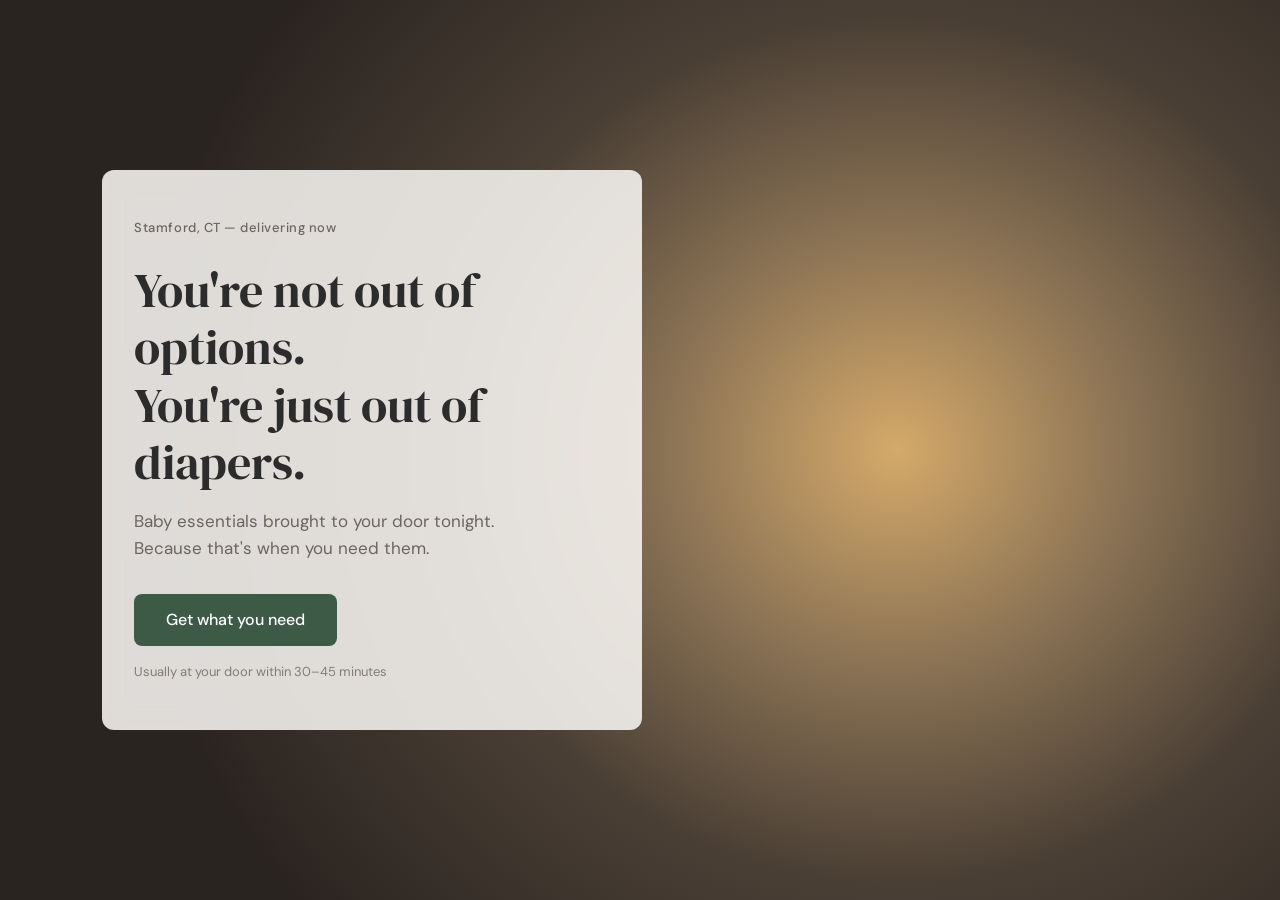
<file: index.html>
<!DOCTYPE html>
<html lang="en">
<head>
  <meta charset="UTF-8">
  <meta name="viewport" content="width=device-width, initial-scale=1.0">
  <title>BabyDashNow™ — Baby Essentials Delivered Tonight | Stamford, CT</title>
  <meta name="description" content="Baby essentials delivered to your door in Stamford, CT. Diapers, wipes, formula — usually within 30–45 minutes.">
  <link rel="preconnect" href="https://fonts.googleapis.com">
  <link rel="preconnect" href="https://fonts.gstatic.com" crossorigin>
  <link href="https://fonts.googleapis.com/css2?family=DM+Sans:ital,opsz,wght@0,9..40,400;0,9..40,500;1,9..40,400&family=DM+Serif+Display&display=swap" rel="stylesheet">
  <link rel="stylesheet" href="styles.css">
</head>
<body>

  <!-- Hero -->
  <section class="hero" aria-label="BabyDashNow — baby essentials delivered tonight">
    <div class="hero__image-layer">
      <!-- Replace src with your actual image -->
      <div class="hero__image-placeholder" role="img" aria-label="Warm living room at night with soft lamp light and a cozy blanket on the couch"></div>
    </div>

    <div class="hero__content">
      <p class="hero__eyebrow">Stamford, CT — delivering now</p>

      <h1 class="hero__headline">
        You're not out of options.<br>
        You're just out of diapers.
      </h1>

      <p class="hero__subline">
        Baby essentials brought to your door tonight.<br class="desktop-only">
        Because that's when you need them.
      </p>

      <a href="#order" class="hero__cta">Get what you need</a>

      <p class="hero__delivery-note">Usually at your door within 30–45 minutes</p>
    </div>
  </section>

</body>
</html>
</file>
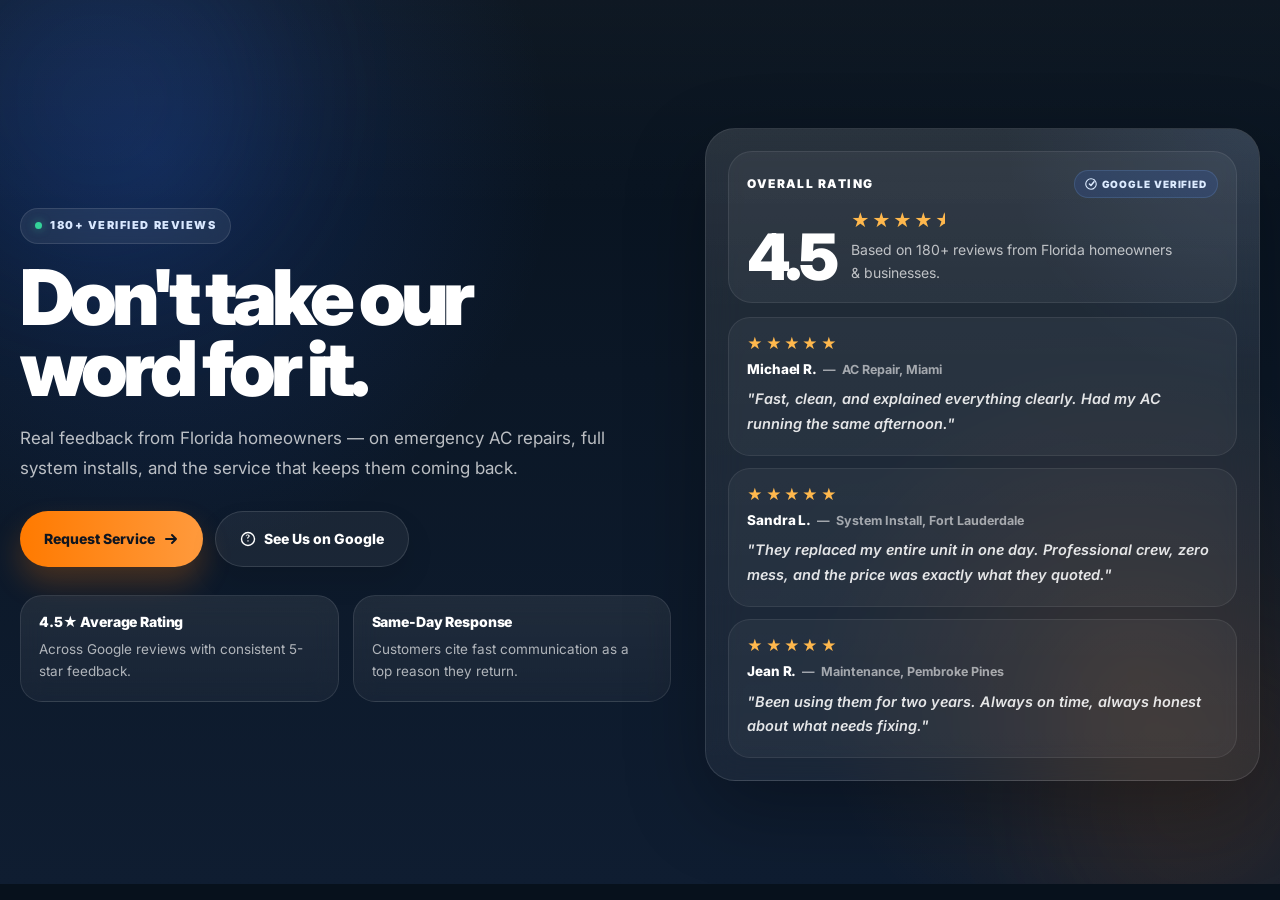
<file: reviews.html>
<!DOCTYPE html>
<html lang="en">
<head>
  <meta charset="UTF-8">
  <meta name="viewport" content="width=device-width, initial-scale=1.0">
  <title>Customer Reviews — Interstate Mechanical | HVAC Services Florida</title>
  <meta name="description" content="Read real reviews from Florida homeowners and businesses. See why 180+ customers trust Interstate Mechanical for AC repair, installation, and maintenance.">
  <link rel="preconnect" href="https://fonts.googleapis.com">
  <link rel="preconnect" href="https://fonts.gstatic.com" crossorigin>
  <link href="https://fonts.googleapis.com/css2?family=Inter:wght@400;500;600;700;800;900&display=swap" rel="stylesheet">
  <link rel="stylesheet" href="css/reviews.css">
</head>
<body>

<!-- ═══════════════════════════════════════════════════════════
     HERO SECTION — Reviews Page
     ═══════════════════════════════════════════════════════════ -->
<section class="im-reviews-hero">

  <div class="im-reviews-hero__bg" aria-hidden="true"></div>
  <div class="im-reviews-hero__glow im-reviews-hero__glow--one" aria-hidden="true"></div>
  <div class="im-reviews-hero__glow im-reviews-hero__glow--two" aria-hidden="true"></div>

  <div class="im-reviews-hero__wrap">
    <div class="im-reviews-hero__grid">

      <!-- LEFT — Copy & CTAs -->
      <div class="im-reviews-hero__content">

        <span class="im-reviews-hero__kicker">
          <span class="im-reviews-hero__kicker-dot" aria-hidden="true"></span>
          180+ Verified Reviews
        </span>

        <h1 class="im-reviews-hero__title">
          Don't take our word for it.
        </h1>

        <p class="im-reviews-hero__text">
          Real feedback from Florida homeowners — on emergency AC&nbsp;repairs, full system installs, and the service that keeps&nbsp;them&nbsp;coming&nbsp;back.
        </p>

        <div class="im-reviews-hero__actions">
          <a href="#contact" class="im-reviews-btn im-reviews-btn--primary">
            <span>Request Service</span>
            <svg width="16" height="16" viewBox="0 0 16 16" fill="none" aria-hidden="true"><path d="M3 8h10m0 0L9 4m4 4L9 12" stroke="currentColor" stroke-width="2" stroke-linecap="round" stroke-linejoin="round"/></svg>
          </a>
          <a href="#" class="im-reviews-btn im-reviews-btn--ghost">
            <svg width="16" height="16" viewBox="0 0 16 16" fill="none" aria-hidden="true"><path d="M8 1.5c-3.6 0-6.5 2.9-6.5 6.5s2.9 6.5 6.5 6.5 6.5-2.9 6.5-6.5S11.6 1.5 8 1.5z" stroke="currentColor" stroke-width="1.4"/><path d="M5.7 5.2c0-.3.1-.6.2-.8.2-.3.4-.5.7-.6.3-.2.7-.3 1.1-.3.4 0 .7.1 1 .2.3.1.5.3.7.6.2.2.3.5.3.8 0 .3-.1.5-.2.7-.1.2-.2.3-.4.5l-.4.3c-.2.1-.3.3-.3.4-.1.2-.1.3-.1.5H7c0-.3 0-.5.1-.7.1-.2.3-.4.5-.5l.4-.3c.1-.1.2-.3.3-.4.1-.2.1-.3.1-.5 0-.3-.1-.5-.3-.6-.2-.2-.4-.2-.7-.2-.3 0-.5.1-.7.3-.2.2-.3.4-.3.7H5.7zM7.4 10.5v-1.2h1.2v1.2H7.4z" fill="currentColor"/></svg>
            <span>See Us on Google</span>
          </a>
        </div>

        <div class="im-reviews-hero__meta">
          <div class="im-reviews-hero__meta-item">
            <strong>4.5★ Average Rating</strong>
            <span>Across Google reviews with consistent 5-star feedback.</span>
          </div>
          <div class="im-reviews-hero__meta-item">
            <strong>Same-Day Response</strong>
            <span>Customers cite fast communication as a top reason they return.</span>
          </div>
        </div>

      </div>

      <!-- RIGHT — Proof Panel -->
      <div class="im-reviews-hero__panel">
        <div class="im-reviews-hero__panel-shell">

          <!-- Aggregate Score -->
          <div class="im-reviews-hero__score">
            <div class="im-reviews-hero__score-top">
              <span class="im-reviews-hero__score-label">Overall Rating</span>
              <span class="im-reviews-hero__score-badge">
                <svg width="12" height="12" viewBox="0 0 16 16" fill="none" aria-hidden="true" style="margin-right:5px"><path d="M6 8l2 2 4-5" stroke="currentColor" stroke-width="2" stroke-linecap="round" stroke-linejoin="round"/><circle cx="8" cy="8" r="7" stroke="currentColor" stroke-width="1.5"/></svg>
                Google Verified
              </span>
            </div>
            <div class="im-reviews-hero__score-main">
              <div class="im-reviews-hero__score-number">4.5</div>
              <div class="im-reviews-hero__score-copy">
                <div class="im-reviews-hero__stars">★★★★<span class="im-reviews-hero__star--half">★</span></div>
                <p>Based on 180+ reviews from Florida homeowners &amp;&nbsp;businesses.</p>
              </div>
            </div>
          </div>

          <!-- Quote 1 -->
          <div class="im-reviews-hero__quote-card">
            <div class="im-reviews-hero__quote-rating">★★★★★</div>
            <div class="im-reviews-hero__quote-meta">
              <span class="im-reviews-hero__quote-name">Michael R.</span>
              <span class="im-reviews-hero__quote-sep">—</span>
              <span class="im-reviews-hero__quote-service">AC Repair, Miami</span>
            </div>
            <p class="im-reviews-hero__quote-text">
              "Fast, clean, and explained everything clearly. Had my AC running the same afternoon."
            </p>
          </div>

          <!-- Quote 2 -->
          <div class="im-reviews-hero__quote-card">
            <div class="im-reviews-hero__quote-rating">★★★★★</div>
            <div class="im-reviews-hero__quote-meta">
              <span class="im-reviews-hero__quote-name">Sandra L.</span>
              <span class="im-reviews-hero__quote-sep">—</span>
              <span class="im-reviews-hero__quote-service">System Install, Fort Lauderdale</span>
            </div>
            <p class="im-reviews-hero__quote-text">
              "They replaced my entire unit in one day. Professional crew, zero mess, and the price was exactly what they quoted."
            </p>
          </div>

          <!-- Quote 3 -->
          <div class="im-reviews-hero__quote-card">
            <div class="im-reviews-hero__quote-rating">★★★★★</div>
            <div class="im-reviews-hero__quote-meta">
              <span class="im-reviews-hero__quote-name">Jean R.</span>
              <span class="im-reviews-hero__quote-sep">—</span>
              <span class="im-reviews-hero__quote-service">Maintenance, Pembroke Pines</span>
            </div>
            <p class="im-reviews-hero__quote-text">
              "Been using them for two years. Always on time, always honest about what needs fixing."
            </p>
          </div>

        </div>
      </div>

    </div>
  </div>

</section>

</body>
</html>
</file>
<file: styles.css>
/* ============================================
   BabyDashNow™ — Hero Section
   Direction: Calm Domestic Relief
   ============================================ */

/* --- Reset & Base --- */
*, *::before, *::after {
  margin: 0;
  padding: 0;
  box-sizing: border-box;
}

:root {
  /* Palette */
  --color-bg: #F7F5F2;
  --color-text: #2C2C2C;
  --color-text-soft: #6B6560;
  --color-accent: #3D5A47;
  --color-accent-hover: #334D3C;
  --color-overlay: rgba(247, 245, 242, 0.88);

  /* Type scale */
  --font-serif: 'DM Serif Display', Georgia, serif;
  --font-sans: 'DM Sans', -apple-system, BlinkMacSystemFont, sans-serif;

  /* Spacing */
  --space-xs: 8px;
  --space-sm: 16px;
  --space-md: 24px;
  --space-lg: 32px;
  --space-xl: 48px;
}

html {
  font-size: 16px;
  -webkit-font-smoothing: antialiased;
  -moz-osx-font-smoothing: grayscale;
}

body {
  background-color: var(--color-bg);
  color: var(--color-text);
  font-family: var(--font-sans);
  line-height: 1.5;
}


/* --- Hero --- */
.hero {
  position: relative;
  width: 100%;
  min-height: 100vh;
  min-height: 100svh;
  display: flex;
  align-items: center;
  overflow: hidden;
}


/* --- Image Layer --- */
.hero__image-layer {
  position: absolute;
  inset: 0;
  z-index: 0;
}

.hero__image-layer img {
  width: 100%;
  height: 100%;
  object-fit: cover;
  object-position: center right;
}

/*
 * Placeholder simulates the warm nighttime living room image.
 * Replace with a real photograph when available.
 */
.hero__image-placeholder {
  width: 100%;
  height: 100%;
  background:
    radial-gradient(
      ellipse 60% 80% at 70% 50%,
      #D4A96A 0%,
      #8B7355 30%,
      #4A3F35 60%,
      #2A2420 100%
    );
}


/* --- Content Panel --- */
.hero__content {
  position: relative;
  z-index: 1;
  max-width: 540px;
  margin-left: clamp(40px, 8vw, 120px);
  padding: var(--space-xl) var(--space-lg);
  background: var(--color-overlay);
  backdrop-filter: blur(12px);
  -webkit-backdrop-filter: blur(12px);
  border-radius: 12px;
}


/* --- Eyebrow --- */
.hero__eyebrow {
  font-family: var(--font-sans);
  font-size: 0.8125rem;
  font-weight: 500;
  letter-spacing: 0.04em;
  color: var(--color-text-soft);
  margin-bottom: var(--space-md);
}


/* --- Headline --- */
.hero__headline {
  font-family: var(--font-serif);
  font-size: clamp(2rem, 4vw, 3rem);
  font-weight: 400;
  line-height: 1.2;
  color: var(--color-text);
  margin-bottom: var(--space-sm);
}


/* --- Subline --- */
.hero__subline {
  font-family: var(--font-sans);
  font-size: 1.0625rem;
  line-height: 1.6;
  color: var(--color-text-soft);
  margin-bottom: var(--space-lg);
}


/* --- CTA Button --- */
.hero__cta {
  display: inline-block;
  font-family: var(--font-sans);
  font-size: 1rem;
  font-weight: 500;
  color: #FFFFFF;
  background-color: var(--color-accent);
  padding: 14px 32px;
  border-radius: 8px;
  text-decoration: none;
  transition: background-color 0.2s ease, transform 0.2s ease;
  margin-bottom: var(--space-sm);
}

.hero__cta:hover {
  background-color: var(--color-accent-hover);
  transform: scale(1.02);
}

.hero__cta:focus-visible {
  outline: 2px solid var(--color-accent);
  outline-offset: 3px;
}


/* --- Delivery Note --- */
.hero__delivery-note {
  font-family: var(--font-sans);
  font-size: 0.8125rem;
  color: var(--color-text-soft);
  opacity: 0.8;
}


/* --- Desktop line break helper --- */
.desktop-only {
  display: inline;
}


/* ============================================
   Responsive — Tablet
   ============================================ */
@media (max-width: 1024px) {
  .hero__content {
    max-width: 480px;
    margin-left: clamp(24px, 5vw, 60px);
    padding: var(--space-lg) var(--space-md);
  }

  .hero__headline {
    font-size: clamp(1.75rem, 3.5vw, 2.5rem);
  }
}


/* ============================================
   Responsive — Mobile
   ============================================ */
@media (max-width: 680px) {
  .hero {
    flex-direction: column;
    min-height: auto;
  }

  .hero__image-layer {
    position: relative;
    height: 50vh;
    height: 50svh;
  }

  .hero__image-layer img {
    object-position: center right;
  }

  .hero__content {
    max-width: 100%;
    margin: 0;
    padding: var(--space-lg) var(--space-md);
    background: var(--color-bg);
    backdrop-filter: none;
    -webkit-backdrop-filter: none;
    border-radius: 0;
  }

  .hero__headline {
    font-size: 1.75rem;
  }

  .hero__subline {
    font-size: 1rem;
  }

  .hero__cta {
    display: block;
    text-align: center;
    padding: 16px 24px;
  }

  .desktop-only {
    display: none;
  }
}


/* ============================================
   Reduced Motion
   ============================================ */
@media (prefers-reduced-motion: reduce) {
  .hero__cta {
    transition: none;
  }
}
</file>
<file: css/reviews.css>
/* ═══════════════════════════════════════════════════════════
   Interstate Mechanical — Reviews Page
   Premium dark theme · Mobile-first · Conversion-optimized
   ═══════════════════════════════════════════════════════════ */

*,
*::before,
*::after {
  box-sizing: border-box;
  margin: 0;
  padding: 0;
}

body {
  font-family: "Inter", -apple-system, BlinkMacSystemFont, "Segoe UI", Roboto, sans-serif;
  background: #07111c;
  color: #fff;
  -webkit-font-smoothing: antialiased;
  -moz-osx-font-smoothing: grayscale;
}


/* ─────────────────────────────────────────────────────────
   HERO
   ───────────────────────────────────────────────────────── */

.im-reviews-hero {
  position: relative;
  width: 100%;
  overflow: hidden;
  padding: clamp(88px, 10vw, 132px) 0 clamp(78px, 8vw, 110px);
  background: linear-gradient(180deg, #07111c 0%, #0b1726 42%, #0f1d31 100%);
  color: #fff;
}

/* Ambient background layers */
.im-reviews-hero__bg {
  position: absolute;
  inset: 0;
  pointer-events: none;
  background:
    linear-gradient(180deg, rgba(255,255,255,.03), rgba(255,255,255,0) 24%),
    radial-gradient(circle at 12% 18%, rgba(47,109,246,.18) 0%, rgba(47,109,246,0) 30%),
    radial-gradient(circle at 88% 76%, rgba(255,122,0,.11) 0%, rgba(255,122,0,0) 24%);
}

/* Soft glow orbs */
.im-reviews-hero__glow {
  position: absolute;
  border-radius: 50%;
  filter: blur(70px);
  pointer-events: none;
  opacity: .65;
}

.im-reviews-hero__glow--one {
  width: 360px;
  height: 360px;
  top: -80px;
  left: -80px;
  background: rgba(47,109,246,.18);
}

.im-reviews-hero__glow--two {
  width: 280px;
  height: 280px;
  right: -60px;
  bottom: -60px;
  background: rgba(255,122,0,.12);
}


/* Layout */
.im-reviews-hero__wrap {
  position: relative;
  z-index: 2;
  width: min(1400px, calc(100% - 40px));
  margin: 0 auto;
}

.im-reviews-hero__grid {
  display: grid;
  grid-template-columns: minmax(0, 1.08fr) minmax(320px, .92fr);
  gap: 34px;
  align-items: center;
}


/* ── Left column ── */
.im-reviews-hero__content {
  max-width: 760px;
}

/* Kicker pill */
.im-reviews-hero__kicker {
  display: inline-flex;
  align-items: center;
  gap: 8px;
  min-height: 36px;
  padding: 0 14px;
  border-radius: 999px;
  background: rgba(255,255,255,.07);
  border: 1px solid rgba(255,255,255,.11);
  color: #d9e8ff;
  font-size: 11px;
  line-height: 1;
  font-weight: 900;
  letter-spacing: .14em;
  text-transform: uppercase;
  margin-bottom: 18px;
  backdrop-filter: blur(10px);
  -webkit-backdrop-filter: blur(10px);
}

.im-reviews-hero__kicker-dot {
  width: 7px;
  height: 7px;
  border-radius: 50%;
  background: #34d399;
  box-shadow: 0 0 8px rgba(52,211,153,.5);
  flex-shrink: 0;
}

/* Title */
.im-reviews-hero__title {
  margin: 0 0 18px;
  font-size: clamp(42px, 6vw, 78px);
  line-height: .93;
  letter-spacing: -.065em;
  font-weight: 950;
  color: #fff;
  text-wrap: balance;
  max-width: 14ch;
}

/* Body */
.im-reviews-hero__text {
  margin: 0 0 28px;
  max-width: 54ch;
  color: rgba(255,255,255,.72);
  font-size: 17px;
  line-height: 1.78;
}


/* CTA buttons */
.im-reviews-hero__actions {
  display: flex;
  flex-wrap: wrap;
  gap: 12px;
  margin-bottom: 28px;
}

.im-reviews-btn {
  display: inline-flex;
  align-items: center;
  justify-content: center;
  gap: 8px;
  min-height: 56px;
  padding: 0 24px;
  border-radius: 999px;
  border: none;
  text-decoration: none;
  font-family: inherit;
  font-size: 14px;
  line-height: 1;
  font-weight: 800;
  cursor: pointer;
  transition: transform .18s ease, box-shadow .18s ease, background .18s ease, border-color .18s ease, color .18s ease;
  white-space: nowrap;
}

.im-reviews-btn:hover {
  transform: translateY(-2px);
}

.im-reviews-btn--primary {
  color: #0f1520;
  background: linear-gradient(90deg, #ff7a00, #ff9a3d);
  box-shadow: 0 16px 30px rgba(255,122,0,.24);
}

.im-reviews-btn--primary:hover {
  box-shadow: 0 20px 40px rgba(255,122,0,.32);
}

.im-reviews-btn--ghost {
  color: #fff;
  background: rgba(255,255,255,.06);
  border: 1px solid rgba(255,255,255,.12);
  box-shadow: 0 14px 28px rgba(0,0,0,.10);
}

.im-reviews-btn--ghost:hover {
  background: rgba(255,255,255,.10);
  border-color: rgba(255,255,255,.18);
}


/* Meta stat cards */
.im-reviews-hero__meta {
  display: grid;
  grid-template-columns: repeat(2, minmax(0, 1fr));
  gap: 14px;
  max-width: 720px;
}

.im-reviews-hero__meta-item {
  position: relative;
  overflow: hidden;
  padding: 18px;
  border-radius: 22px;
  background: linear-gradient(180deg, rgba(255,255,255,.08), rgba(255,255,255,.045));
  border: 1px solid rgba(255,255,255,.10);
  backdrop-filter: blur(12px);
  -webkit-backdrop-filter: blur(12px);
}

.im-reviews-hero__meta-item strong {
  display: block;
  margin-bottom: 7px;
  color: #fff;
  font-size: 14px;
  line-height: 1.2;
  font-weight: 850;
  letter-spacing: -.01em;
}

.im-reviews-hero__meta-item span {
  display: block;
  color: rgba(255,255,255,.66);
  font-size: 13.5px;
  line-height: 1.66;
}


/* ── Right column — Proof panel ── */
.im-reviews-hero__panel {
  position: relative;
}

.im-reviews-hero__panel-shell {
  position: relative;
  overflow: hidden;
  padding: 22px;
  border-radius: 30px;
  background: linear-gradient(180deg, rgba(255,255,255,.10), rgba(255,255,255,.05));
  border: 1px solid rgba(255,255,255,.11);
  box-shadow: 0 28px 80px rgba(0,0,0,.28);
  backdrop-filter: blur(18px);
  -webkit-backdrop-filter: blur(18px);
}

.im-reviews-hero__panel-shell::before {
  content: "";
  position: absolute;
  inset: 0;
  pointer-events: none;
  background:
    linear-gradient(180deg, rgba(255,255,255,.03), rgba(255,255,255,0) 26%),
    radial-gradient(circle at 100% 0%, rgba(140,186,255,.10), rgba(140,186,255,0) 30%);
}

/* Score block */
.im-reviews-hero__score {
  position: relative;
  z-index: 2;
  margin-bottom: 14px;
  padding: 18px;
  border-radius: 24px;
  background: rgba(255,255,255,.05);
  border: 1px solid rgba(255,255,255,.08);
}

.im-reviews-hero__score-top {
  display: flex;
  align-items: center;
  justify-content: space-between;
  gap: 12px;
  margin-bottom: 14px;
}

.im-reviews-hero__score-label {
  color: #fff;
  font-size: 12px;
  line-height: 1;
  font-weight: 900;
  letter-spacing: .12em;
  text-transform: uppercase;
}

.im-reviews-hero__score-badge {
  display: inline-flex;
  align-items: center;
  min-height: 28px;
  padding: 0 10px;
  border-radius: 999px;
  background: rgba(47,109,246,.14);
  border: 1px solid rgba(140,186,255,.16);
  color: #dcebff;
  font-size: 10px;
  line-height: 1;
  font-weight: 900;
  letter-spacing: .09em;
  text-transform: uppercase;
}

.im-reviews-hero__score-main {
  display: flex;
  align-items: flex-end;
  gap: 16px;
}

.im-reviews-hero__score-number {
  font-size: 64px;
  line-height: .85;
  letter-spacing: -.06em;
  font-weight: 950;
  color: #fff;
}

.im-reviews-hero__score-copy {
  min-width: 0;
}

.im-reviews-hero__stars {
  margin-bottom: 8px;
  color: #ffb84d;
  font-size: 18px;
  letter-spacing: .12em;
  line-height: 1;
}

/* Half star — clip the last star to represent 4.5 */
.im-reviews-hero__star--half {
  display: inline-block;
  width: .55em;
  overflow: hidden;
  vertical-align: top;
}

.im-reviews-hero__score-copy p {
  margin: 0;
  color: rgba(255,255,255,.70);
  font-size: 14px;
  line-height: 1.65;
}


/* Quote cards */
.im-reviews-hero__quote-card {
  position: relative;
  z-index: 2;
  margin-top: 12px;
  padding: 18px;
  border-radius: 22px;
  background: rgba(255,255,255,.045);
  border: 1px solid rgba(255,255,255,.08);
  transition: background .2s ease, border-color .2s ease;
}

.im-reviews-hero__quote-card:hover {
  background: rgba(255,255,255,.07);
  border-color: rgba(255,255,255,.14);
}

.im-reviews-hero__quote-rating {
  margin-bottom: 10px;
  color: #ffb84d;
  font-size: 15px;
  line-height: 1;
  letter-spacing: .16em;
  font-weight: 900;
}

.im-reviews-hero__quote-meta {
  display: flex;
  align-items: center;
  flex-wrap: wrap;
  gap: 6px;
  margin-bottom: 10px;
}

.im-reviews-hero__quote-name {
  color: #fff;
  font-size: 13.5px;
  line-height: 1.2;
  font-weight: 800;
  letter-spacing: -.01em;
}

.im-reviews-hero__quote-sep,
.im-reviews-hero__quote-service {
  color: rgba(255,255,255,.58);
  font-size: 12.5px;
  line-height: 1.2;
  font-weight: 700;
}

.im-reviews-hero__quote-text {
  margin: 0;
  color: rgba(255,255,255,.88);
  font-size: 14.5px;
  line-height: 1.72;
  font-weight: 600;
  font-style: italic;
}


/* ─────────────────────────────────────────────────────────
   RESPONSIVE
   ───────────────────────────────────────────────────────── */

@media (max-width: 1024px) {
  .im-reviews-hero__grid {
    grid-template-columns: 1fr;
    gap: 26px;
  }

  .im-reviews-hero__content {
    max-width: 100%;
  }

  .im-reviews-hero__title {
    max-width: 16ch;
  }

  .im-reviews-hero__panel {
    max-width: 720px;
  }
}

@media (max-width: 767px) {
  .im-reviews-hero {
    padding: 96px 0 74px;
  }

  .im-reviews-hero__wrap {
    width: min(100%, calc(100% - 24px));
  }

  .im-reviews-hero__grid {
    gap: 20px;
  }

  .im-reviews-hero__title {
    max-width: 100%;
    font-size: 46px;
    line-height: .96;
    margin-bottom: 16px;
  }

  .im-reviews-hero__text {
    font-size: 15.5px;
    line-height: 1.7;
    margin-bottom: 22px;
  }

  .im-reviews-hero__actions {
    display: grid;
    grid-template-columns: 1fr;
    gap: 10px;
    margin-bottom: 20px;
  }

  .im-reviews-btn {
    width: 100%;
  }

  .im-reviews-hero__meta {
    grid-template-columns: 1fr;
    gap: 10px;
  }

  .im-reviews-hero__meta-item {
    padding: 16px;
    border-radius: 18px;
  }

  .im-reviews-hero__panel-shell {
    padding: 16px;
    border-radius: 24px;
  }

  .im-reviews-hero__score {
    padding: 15px;
    border-radius: 18px;
  }

  .im-reviews-hero__score-main {
    align-items: flex-start;
    flex-direction: column;
    gap: 10px;
  }

  .im-reviews-hero__score-number {
    font-size: 50px;
  }

  .im-reviews-hero__quote-card {
    padding: 15px;
    border-radius: 18px;
  }

  .im-reviews-hero__quote-card p {
    font-size: 13.5px;
    line-height: 1.66;
  }
}
</file>
